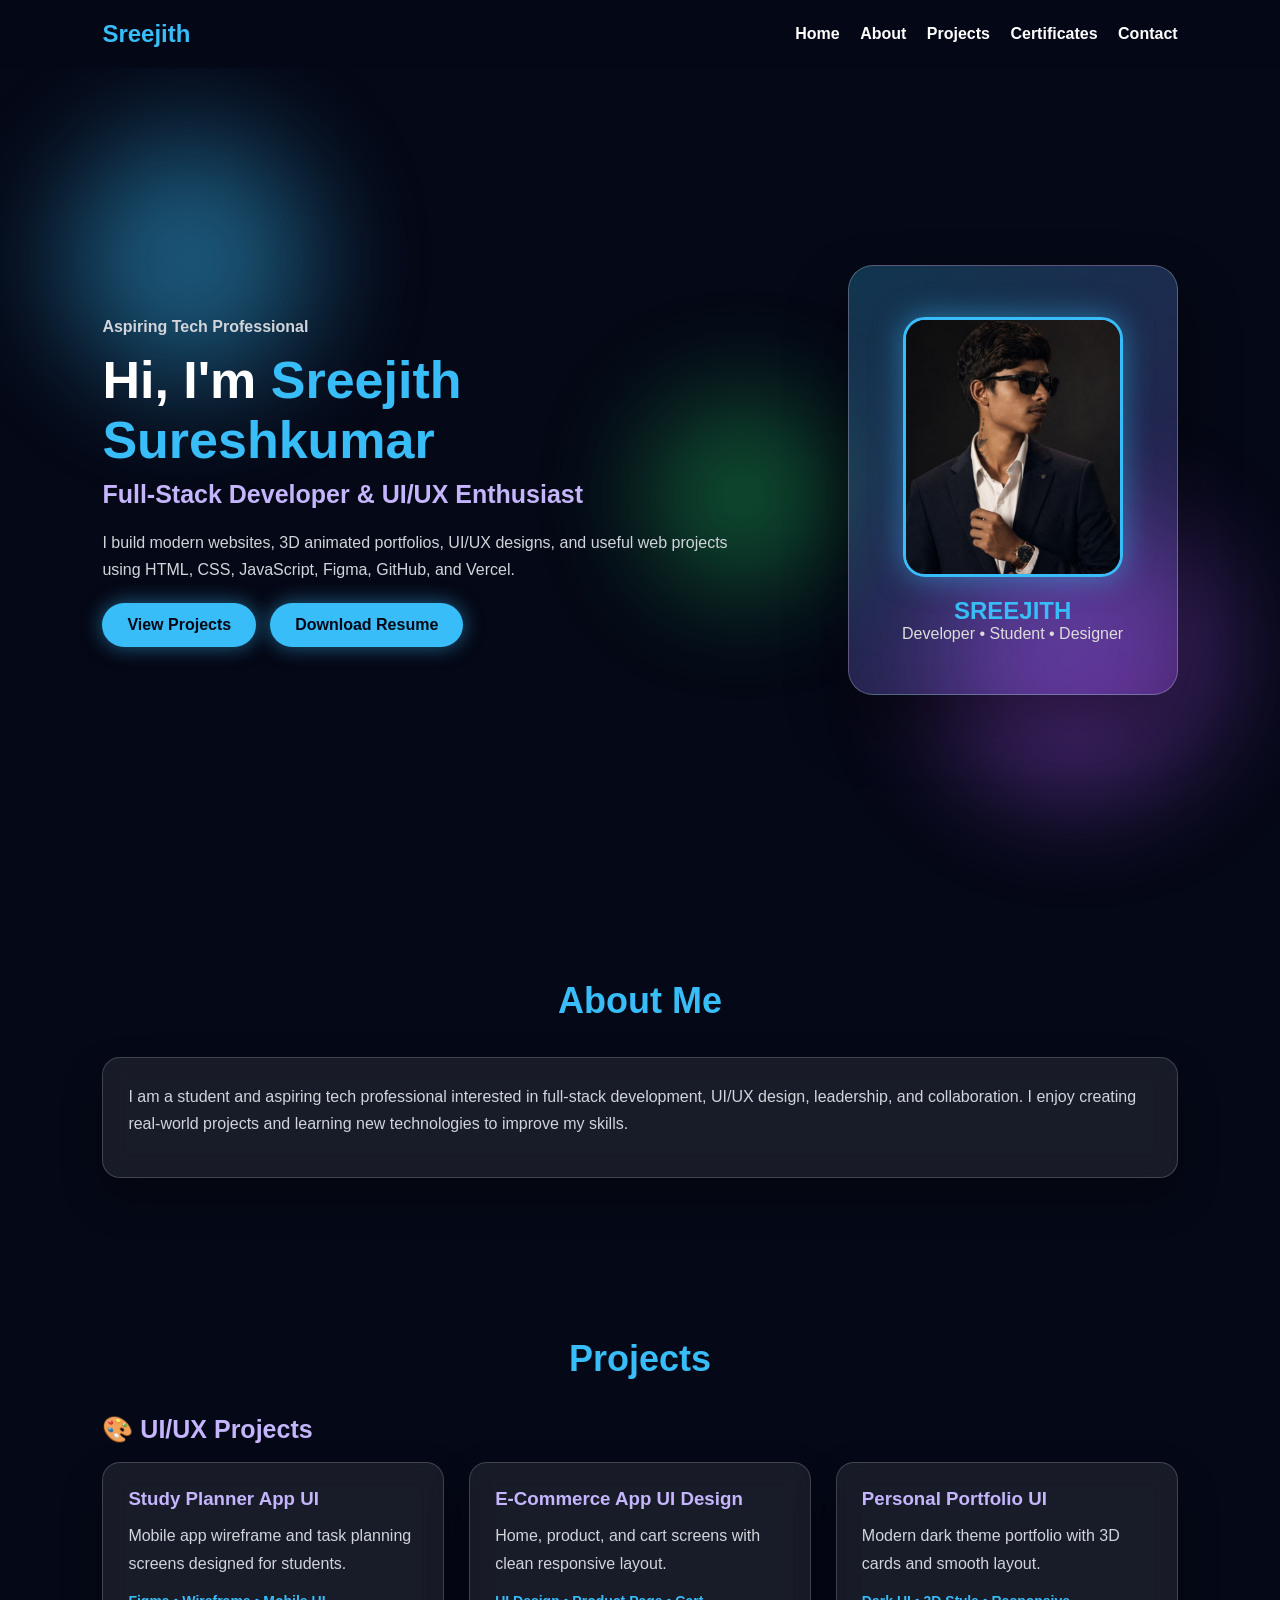
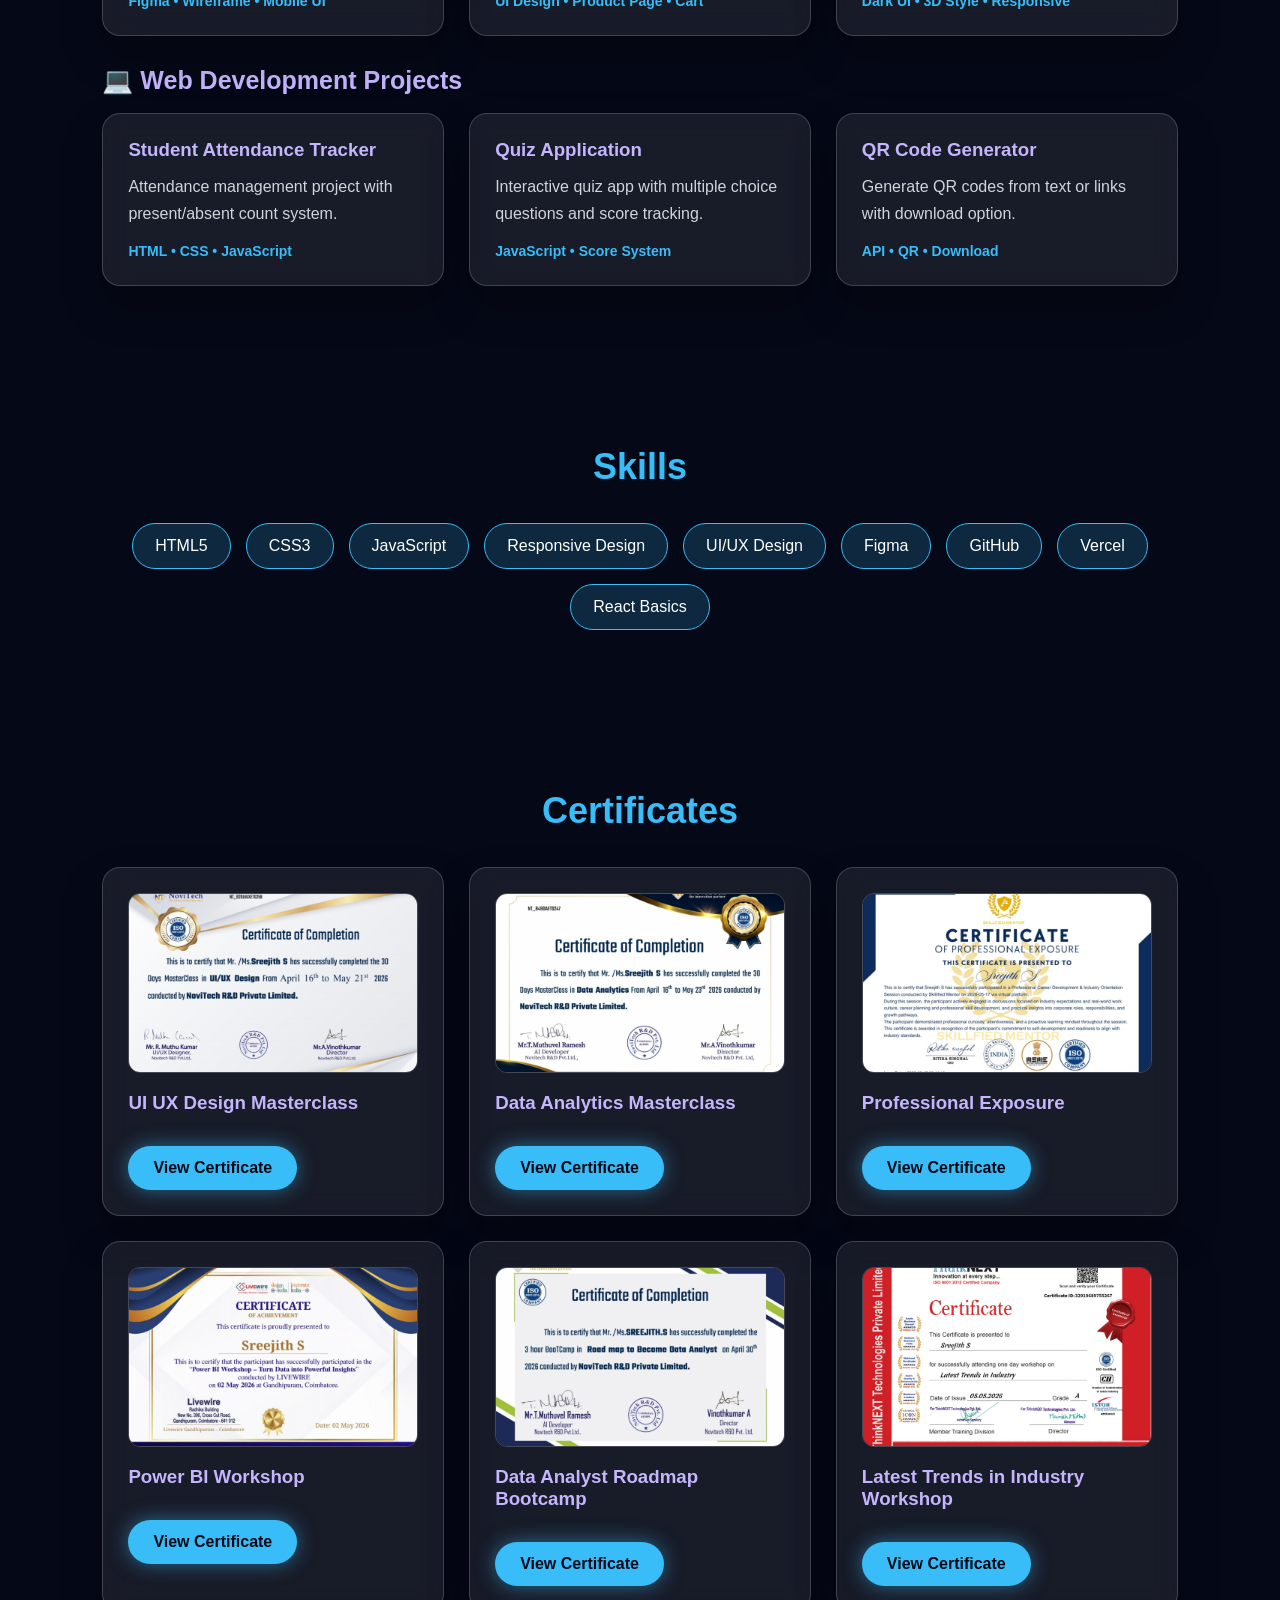
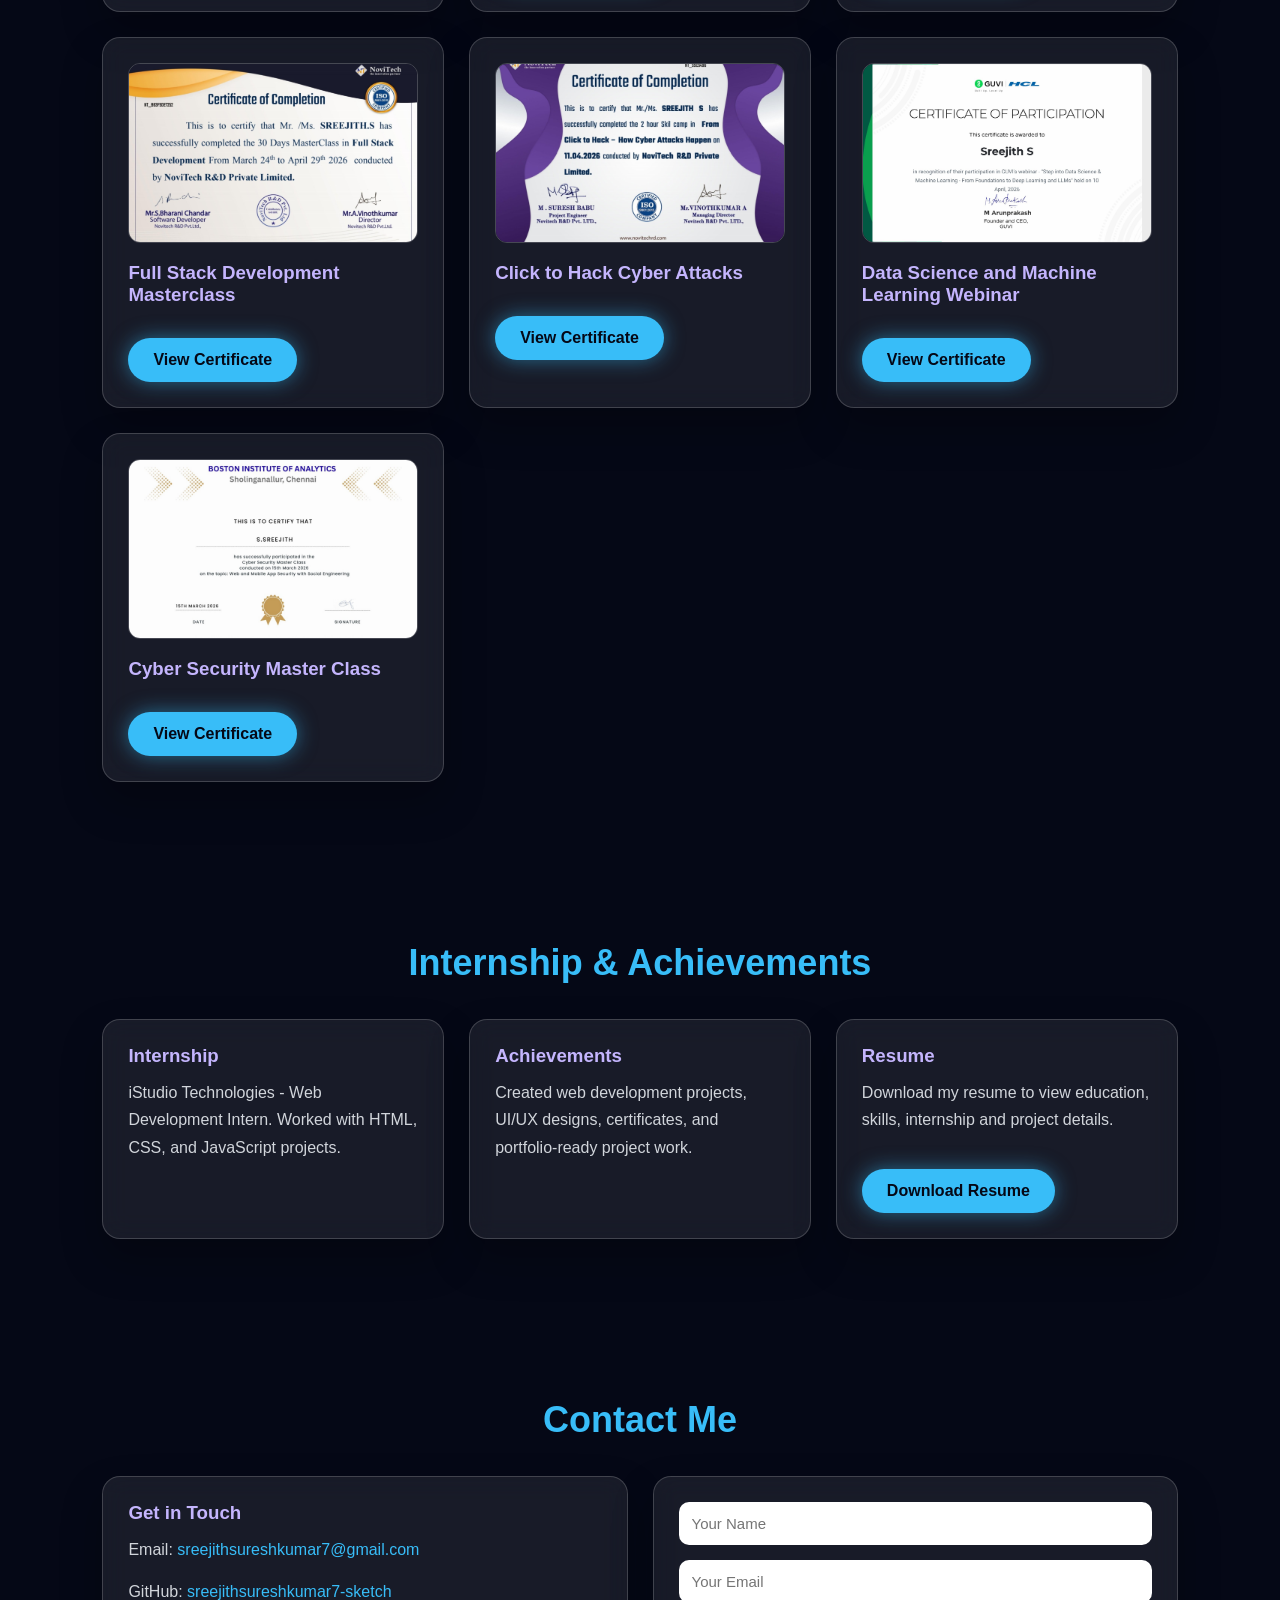
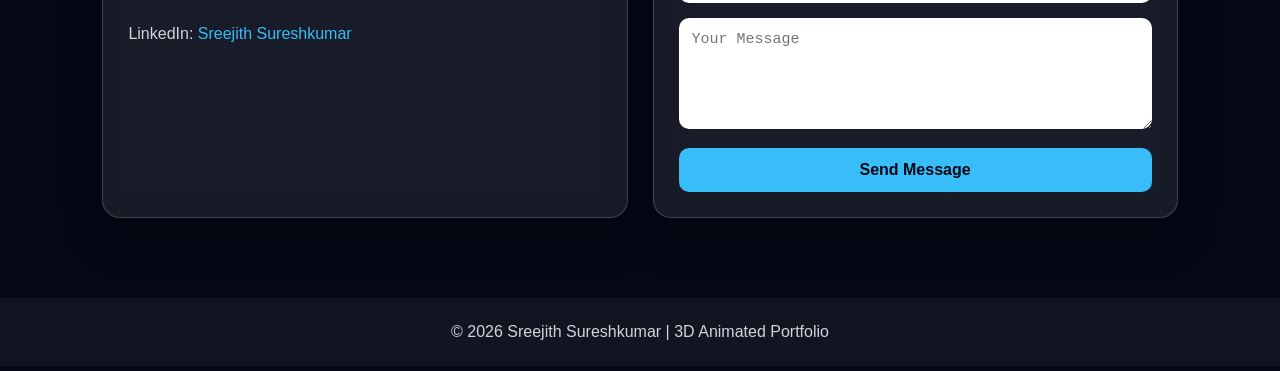
<file: index.html>
<!DOCTYPE html>
<html lang="en">
<head>
  <meta charset="UTF-8">
  <meta name="viewport" content="width=device-width, initial-scale=1.0">
  <title>Sreejith Sureshkumar | 3D Portfolio</title>
  <link rel="stylesheet" href="style.css">
</head>
<body>
  <div class="bg-shape shape1"></div>
  <div class="bg-shape shape2"></div>
  <div class="bg-shape shape3"></div>

  <header>
    <h2 class="logo">Sreejith</h2>
    <nav>
      <a href="#home">Home</a>
      <a href="#about">About</a>
      <a href="#projects">Projects</a>
      <a href="#certificates">Certificates</a>
      <a href="#contact">Contact</a>
    </nav>
  </header>

  <section id="home" class="hero">
    <div class="hero-text">
      <p class="tag">Aspiring Tech Professional</p>
      <h1>Hi, I'm <span>Sreejith Sureshkumar</span></h1>
      <h3>Full-Stack Developer & UI/UX Enthusiast</h3>
      <p>I build modern websites, 3D animated portfolios, UI/UX designs, and useful web projects using HTML, CSS, JavaScript, Figma, GitHub, and Vercel.</p>
      <div class="hero-buttons">
        <a href="#projects" class="btn">View Projects</a>
        <a href="resume.pdf" download class="btn">Download Resume</a>
      </div>
    </div>

    <div class="hero-card" id="tiltCard">
      <img src="profile.jpg" alt="Sreejith Photo" class="profile-photo">
      <h2>SREEJITH</h2>
      <p>Developer • Student • Designer</p>
    </div>
  </section>

  <section id="about">
    <h2 class="section-title">About Me</h2>
    <div class="glass-card">
      <p>I am a student and aspiring tech professional interested in full-stack development, UI/UX design, leadership, and collaboration. I enjoy creating real-world projects and learning new technologies to improve my skills.</p>
    </div>
  </section>

  <section id="projects">
    <h2 class="section-title">Projects</h2>

    <h3 class="category-title">🎨 UI/UX Projects</h3>
    <div class="project-grid">
      <div class="project-card"><h3>Study Planner App UI</h3><p>Mobile app wireframe and task planning screens designed for students.</p><span>Figma • Wireframe • Mobile UI</span></div>
      <div class="project-card"><h3>E-Commerce App UI Design</h3><p>Home, product, and cart screens with clean responsive layout.</p><span>UI Design • Product Page • Cart</span></div>
      <div class="project-card"><h3>Personal Portfolio UI</h3><p>Modern dark theme portfolio with 3D cards and smooth layout.</p><span>Dark UI • 3D Style • Responsive</span></div>
    </div>

    <h3 class="category-title">💻 Web Development Projects</h3>
    <div class="project-grid">
      <div class="project-card"><h3>Student Attendance Tracker</h3><p>Attendance management project with present/absent count system.</p><span>HTML • CSS • JavaScript</span></div>
      <div class="project-card"><h3>Quiz Application</h3><p>Interactive quiz app with multiple choice questions and score tracking.</p><span>JavaScript • Score System</span></div>
      <div class="project-card"><h3>QR Code Generator</h3><p>Generate QR codes from text or links with download option.</p><span>API • QR • Download</span></div>
    </div>
  </section>

  <section id="skills">
    <h2 class="section-title">Skills</h2>
    <div class="skills">
      <span>HTML5</span><span>CSS3</span><span>JavaScript</span><span>Responsive Design</span>
      <span>UI/UX Design</span><span>Figma</span><span>GitHub</span><span>Vercel</span><span>React Basics</span>
    </div>
  </section>

  <section id="certificates">
    <h2 class="section-title">Certificates</h2>
    <div class="certificate-grid">
      <div class="certificate-card">
        <img src="certificateS.jpg" alt="UI UX Design Masterclass">
        <h3>UI UX Design Masterclass</h3>
        <a href="certificateS.jpg" target="_blank" class="small-btn">View Certificate</a>
      </div>
<div class="certificate-card">
        <img src="certificateR.jpg" alt="Data Analytics Masterclass">
        <h3>Data Analytics Masterclass</h3>
        <a href="certificateR.jpg" target="_blank" class="small-btn">View Certificate</a>
      </div>
<div class="certificate-card">
        <img src="certificateE.jpg" alt="Professional Exposure">
        <h3>Professional Exposure</h3>
        <a href="certificateE.jpg" target="_blank" class="small-btn">View Certificate</a>
      </div>
<div class="certificate-card">
        <img src="certificateJ.jpg" alt="Power BI Workshop">
        <h3>Power BI Workshop</h3>
        <a href="certificateJ.jpg" target="_blank" class="small-btn">View Certificate</a>
      </div>
<div class="certificate-card">
        <img src="certificateI.jpg" alt="Data Analyst Roadmap Bootcamp">
        <h3>Data Analyst Roadmap Bootcamp</h3>
        <a href="certificateI.jpg" target="_blank" class="small-btn">View Certificate</a>
      </div>
<div class="certificate-card">
        <img src="certificateT.png" alt="Latest Trends in Industry Workshop">
        <h3>Latest Trends in Industry Workshop</h3>
        <a href="certificateT.png" target="_blank" class="small-btn">View Certificate</a>
      </div>
<div class="certificate-card">
        <img src="certificateH.jpg" alt="Full Stack Development Masterclass">
        <h3>Full Stack Development Masterclass</h3>
        <a href="certificateH.jpg" target="_blank" class="small-btn">View Certificate</a>
      </div>
<div class="certificate-card">
        <img src="certificateO.jpg" alt="Click to Hack Cyber Attacks">
        <h3>Click to Hack Cyber Attacks</h3>
        <a href="certificateO.jpg" target="_blank" class="small-btn">View Certificate</a>
      </div>
<div class="certificate-card">
        <img src="certificateP.png" alt="Data Science and Machine Learning Webinar">
        <h3>Data Science and Machine Learning Webinar</h3>
        <a href="certificateP.png" target="_blank" class="small-btn">View Certificate</a>
      </div>
<div class="certificate-card">
        <img src="certificateB.jpg" alt="Cyber Security Master Class">
        <h3>Cyber Security Master Class</h3>
        <a href="certificateB.jpg" target="_blank" class="small-btn">View Certificate</a>
      </div>
    </div>
  </section>

  <section id="internship">
    <h2 class="section-title">Internship & Achievements</h2>
    <div class="info-grid">
      <div class="glass-card"><h3>Internship</h3><p>iStudio Technologies - Web Development Intern. Worked with HTML, CSS, and JavaScript projects.</p></div>
      <div class="glass-card"><h3>Achievements</h3><p>Created web development projects, UI/UX designs, certificates, and portfolio-ready project work.</p></div>
      <div class="glass-card"><h3>Resume</h3><p>Download my resume to view education, skills, internship and project details.</p><a href="assets/resume.pdf" download class="btn">Download Resume</a></div>
    </div>
  </section>

  <section id="contact">
    <h2 class="section-title">Contact Me</h2>
    <div class="contact-wrapper">
      <div class="glass-card contact-card">
        <h3>Get in Touch</h3>
        <p>Email: <a href="mailto:sreejithsureshkumar7@gmail.com">sreejithsureshkumar7@gmail.com</a></p>
        <p>GitHub: <a href="https://github.com/sreejithsureshkumar7-sketch" target="_blank">sreejithsureshkumar7-sketch</a></p>
        <p>LinkedIn: <a href="https://www.linkedin.com/in/sreejith-sureshkumar-920667405" target="_blank">Sreejith Sureshkumar</a></p>
      </div>

      <form class="contact-form" onsubmit="sendMessage(event)">
        <input type="text" id="name" placeholder="Your Name" required>
        <input type="email" id="senderEmail" placeholder="Your Email" required>
        <textarea id="message" placeholder="Your Message" rows="5" required></textarea>
        <button type="submit">Send Message</button>
      </form>
    </div>
  </section>

  <footer>
    <p>© 2026 Sreejith Sureshkumar | 3D Animated Portfolio</p>
  </footer>

  <script src="script.js"></script>
</body>
</html>
</file>
<file: style.css>
*{margin:0;padding:0;box-sizing:border-box;scroll-behavior:smooth}
body{font-family:Arial,sans-serif;background:#050816;color:white;overflow-x:hidden}
header{width:100%;padding:20px 8%;display:flex;justify-content:space-between;align-items:center;position:fixed;top:0;background:rgba(5,8,22,.82);backdrop-filter:blur(12px);z-index:10}
.logo{color:#38bdf8}nav a{color:white;text-decoration:none;margin-left:16px;font-weight:bold}nav a:hover{color:#38bdf8}
.hero{min-height:100vh;padding:120px 8% 60px;display:flex;justify-content:space-between;align-items:center;gap:40px}
.hero-text{max-width:650px;animation:slideLeft 1s ease}.tag{color:#38bdf8;font-weight:bold;margin-bottom:10px}
.hero-text h1{font-size:52px;margin-bottom:10px}.hero-text h1 span{color:#38bdf8}.hero-text h3{font-size:25px;margin-bottom:20px;color:#c4b5fd}
.hero-text p{line-height:1.7;color:#d1d5db}.hero-buttons{display:flex;gap:14px;flex-wrap:wrap}
.btn,.small-btn{display:inline-block;margin-top:20px;padding:13px 25px;background:#38bdf8;color:#050816!important;text-decoration:none;border-radius:30px;font-weight:bold;box-shadow:0 0 20px rgba(56,189,248,.5)}
.hero-card{width:330px;min-height:430px;background:linear-gradient(145deg,rgba(56,189,248,.25),rgba(168,85,247,.25));border:1px solid rgba(255,255,255,.25);border-radius:25px;display:flex;flex-direction:column;justify-content:center;align-items:center;transform-style:preserve-3d;transition:transform .15s ease;box-shadow:0 30px 60px rgba(0,0,0,.45);animation:floatCard 3s ease-in-out infinite;padding:25px}
.profile-photo{width:220px;height:260px;object-fit:cover;border-radius:22px;border:3px solid #38bdf8;box-shadow:0 0 30px rgba(56,189,248,.5);transform:translateZ(60px)}
.hero-card h2{margin-top:20px;color:#38bdf8;transform:translateZ(45px)}.hero-card p{color:#ddd;transform:translateZ(35px)}
section{padding:80px 8%}.section-title{text-align:center;font-size:36px;margin-bottom:35px;color:#38bdf8}.category-title{margin:30px 0 18px;color:#c4b5fd;font-size:25px}
.glass-card,.project-card,.certificate-card,.contact-form{background:rgba(255,255,255,.08);border:1px solid rgba(255,255,255,.18);border-radius:18px;padding:25px;backdrop-filter:blur(12px);box-shadow:0 20px 40px rgba(0,0,0,.25)}
.project-grid,.certificate-grid,.info-grid{display:grid;grid-template-columns:repeat(3,1fr);gap:25px}.project-card,.glass-card,.certificate-card{transition:.4s;transform-style:preserve-3d}
.project-card:hover,.glass-card:hover,.certificate-card:hover{transform:rotateY(8deg) translateY(-8px);box-shadow:0 0 30px rgba(56,189,248,.4)}
.project-card h3,.glass-card h3,.certificate-card h3{color:#c4b5fd;margin-bottom:12px}.project-card p,.glass-card p{color:#d1d5db;line-height:1.7;margin-bottom:15px}.project-card span{color:#38bdf8;font-weight:bold;font-size:14px}
.certificate-card img{width:100%;height:180px;object-fit:cover;border-radius:12px;margin-bottom:15px;border:1px solid rgba(255,255,255,.2)}
.skills{display:flex;justify-content:center;flex-wrap:wrap;gap:15px}.skills span{padding:13px 22px;background:rgba(56,189,248,.18);border:1px solid #38bdf8;border-radius:30px;animation:pulse 2s infinite}
.contact-wrapper{display:grid;grid-template-columns:1fr 1fr;gap:25px}.contact-card a{color:#38bdf8;text-decoration:none}.contact-form input,.contact-form textarea{width:100%;margin-bottom:15px;padding:13px;border:none;border-radius:10px;outline:none;font-size:15px}.contact-form button{width:100%;padding:13px;border:none;border-radius:10px;background:#38bdf8;color:#050816;font-size:16px;font-weight:bold;cursor:pointer}
footer{text-align:center;padding:25px;background:rgba(255,255,255,.05);color:#d1d5db}.bg-shape{position:fixed;border-radius:50%;filter:blur(60px);opacity:.45;z-index:-1;animation:moveShape 6s infinite alternate}.shape1{width:250px;height:250px;background:#38bdf8;top:15%;left:5%}.shape2{width:280px;height:280px;background:#a855f7;right:5%;bottom:12%}.shape3{width:180px;height:180px;background:#22c55e;right:35%;top:45%}
@keyframes floatCard{0%,100%{transform:translateY(0) rotateX(0)}50%{transform:translateY(-18px) rotateX(8deg)}}@keyframes slideLeft{from{transform:translateX(-80px);opacity:0}to{transform:translateX(0);opacity:1}}@keyframes pulse{0%,100%{transform:scale(1)}50%{transform:scale(1.06)}}@keyframes moveShape{from{transform:translate(0,0)}to{transform:translate(40px,-40px)}}
@media(max-width:900px){header{flex-direction:column;gap:12px}nav a{margin:0 6px;font-size:12px}.hero{flex-direction:column;text-align:center}.hero-buttons{justify-content:center}.hero-text h1{font-size:34px}.project-grid,.certificate-grid,.info-grid,.contact-wrapper{grid-template-columns:1fr}.hero-card{width:280px;min-height:380px}.profile-photo{width:200px;height:230px}}
</file>
